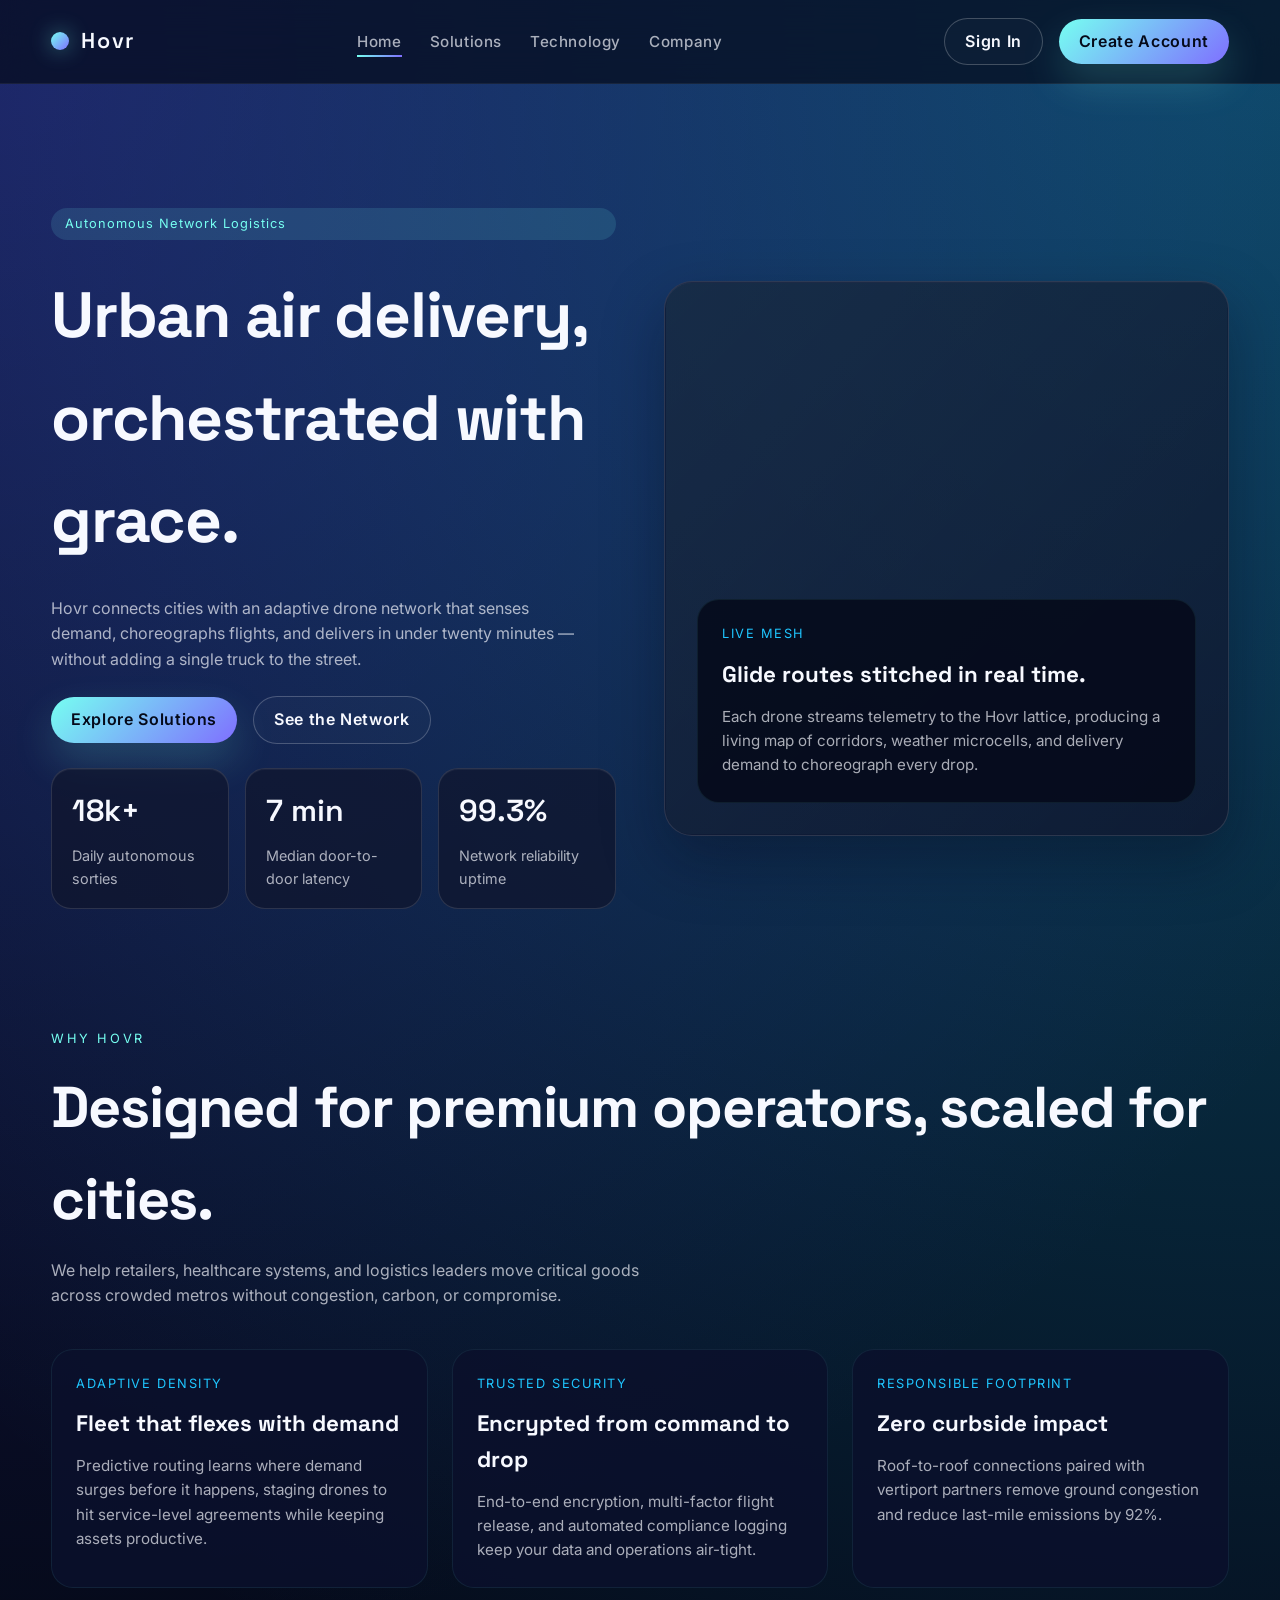
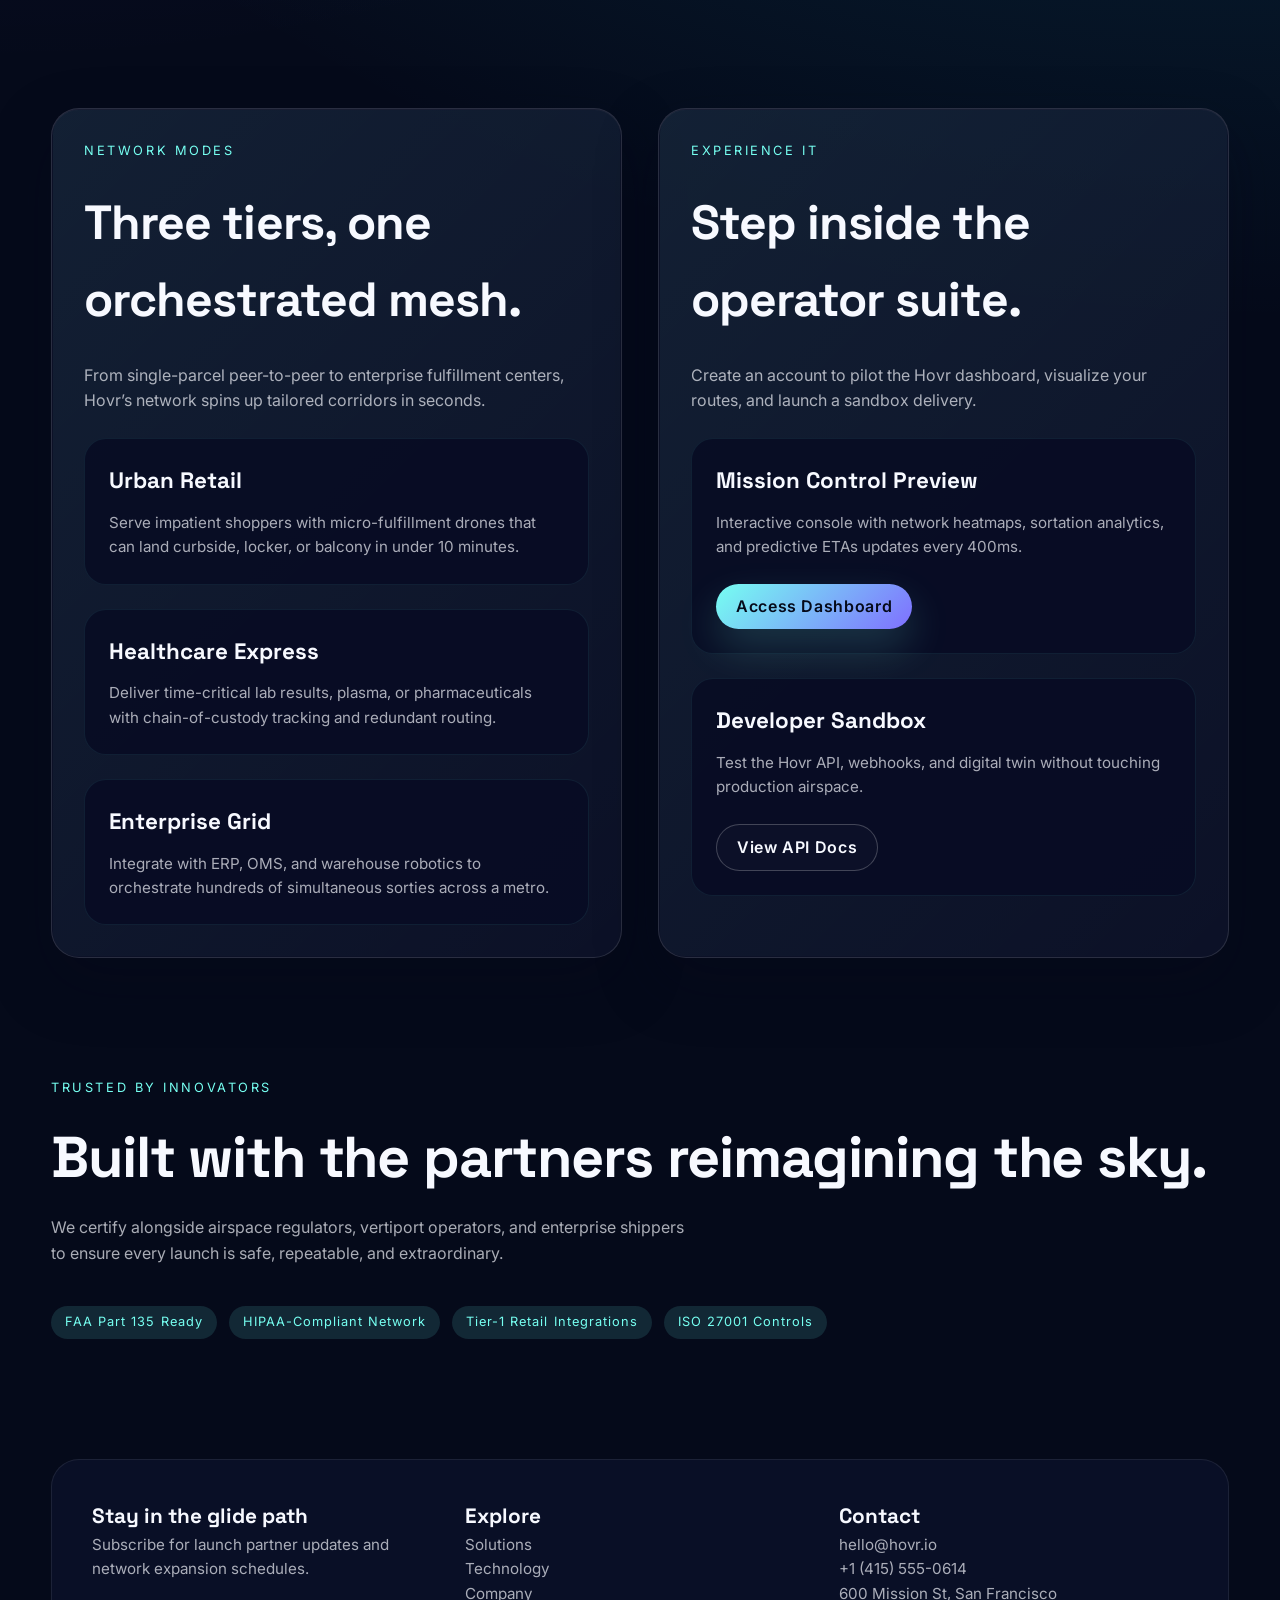
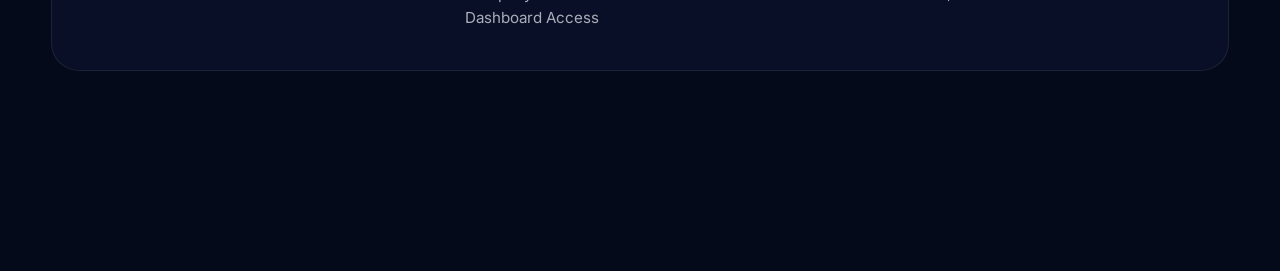
<file: index.html>
<!DOCTYPE html>
<html lang="en">
<head>
    <meta charset="UTF-8">
    <meta name="viewport" content="width=device-width, initial-scale=1.0">
    <title>Hovr — Autonomous Aerial Logistics</title>
    <link rel="preconnect" href="https://fonts.googleapis.com">
    <link rel="preconnect" href="https://fonts.gstatic.com" crossorigin>
    <link href="https://fonts.googleapis.com/css2?family=Inter:wght@400;500;600;700&family=Space+Grotesk:wght@500;600;700&display=swap" rel="stylesheet">
    <link rel="stylesheet" href="styles.css">
</head>
<body>
    <header>
        <div class="navbar">
            <a class="brand" href="index.html">Hovr</a>
            <nav>
                <ul class="nav-links">
                    <li><a class="active" href="index.html">Home</a></li>
                    <li><a href="solutions.html">Solutions</a></li>
                    <li><a href="technology.html">Technology</a></li>
                    <li><a href="company.html">Company</a></li>
                </ul>
            </nav>
            <div class="nav-actions">
                <a class="button button-ghost" href="auth.html">Sign In</a>
                <a class="button button-primary" href="auth.html">Create Account</a>
            </div>
        </div>
    </header>
    <main>
        <section class="section">
            <div class="hero">
                <div class="hero-copy">
                    <div class="badge">Autonomous Network Logistics</div>
                    <h1 class="hero-title">Urban air delivery, orchestrated with grace.</h1>
                    <p class="hero-subtitle">Hovr connects cities with an adaptive drone network that senses demand, choreographs flights, and delivers in under twenty minutes — without adding a single truck to the street.</p>
                    <div class="nav-actions">
                        <a class="button button-primary" href="solutions.html">Explore Solutions</a>
                        <a class="button button-ghost" href="technology.html">See the Network</a>
                    </div>
                    <div class="hero-metrics">
                        <div class="metric-card">
                            <span class="metric-value">18k+</span>
                            <span class="metric-label">Daily autonomous sorties</span>
                        </div>
                        <div class="metric-card">
                            <span class="metric-value">7 min</span>
                            <span class="metric-label">Median door-to-door latency</span>
                        </div>
                        <div class="metric-card">
                            <span class="metric-value">99.3%</span>
                            <span class="metric-label">Network reliability uptime</span>
                        </div>
                    </div>
                </div>
                <div class="glass-panel">
                    <div class="glass-panel-content">
                        <video autoplay muted loop playsinline poster="https://images.unsplash.com/photo-1516938028121-2503642fcdfc?auto=format&fit=crop&w=1400&q=80">
                            <source src="https://cdn.coverr.co/videos/coverr-hyperlapse-over-a-smart-city-1425738644?download=1" type="video/mp4">
                            Your browser does not support the video tag.
                        </video>
                        <div class="card" style="margin-top: 12px; background: rgba(5, 10, 26, 0.86);">
                            <span class="card-eyebrow">Live Mesh</span>
                            <h3 class="card-title">Glide routes stitched in real time.</h3>
                            <p class="card-copy">Each drone streams telemetry to the Hovr lattice, producing a living map of corridors, weather microcells, and delivery demand to choreograph every drop.</p>
                        </div>
                    </div>
                </div>
            </div>
        </section>

        <section class="section">
            <div class="section-header">
                <span class="section-eyebrow">Why Hovr</span>
                <h2 class="section-title">Designed for premium operators, scaled for cities.</h2>
                <p class="section-description">We help retailers, healthcare systems, and logistics leaders move critical goods across crowded metros without congestion, carbon, or compromise.</p>
            </div>
            <div class="card-grid">
                <article class="card">
                    <span class="card-eyebrow">Adaptive Density</span>
                    <h3 class="card-title">Fleet that flexes with demand</h3>
                    <p class="card-copy">Predictive routing learns where demand surges before it happens, staging drones to hit service-level agreements while keeping assets productive.</p>
                </article>
                <article class="card">
                    <span class="card-eyebrow">Trusted Security</span>
                    <h3 class="card-title">Encrypted from command to drop</h3>
                    <p class="card-copy">End-to-end encryption, multi-factor flight release, and automated compliance logging keep your data and operations air-tight.</p>
                </article>
                <article class="card">
                    <span class="card-eyebrow">Responsible Footprint</span>
                    <h3 class="card-title">Zero curbside impact</h3>
                    <p class="card-copy">Roof-to-roof connections paired with vertiport partners remove ground congestion and reduce last-mile emissions by 92%.</p>
                </article>
            </div>
        </section>

        <section class="section">
            <div class="two-column">
                <div class="glass-panel">
                    <div class="glass-panel-content">
                        <span class="section-eyebrow">Network Modes</span>
                        <h2 class="section-title" style="font-size: clamp(2rem, 4vw, 3rem);">Three tiers, one orchestrated mesh.</h2>
                        <p class="section-description">From single-parcel peer-to-peer to enterprise fulfillment centers, Hovr’s network spins up tailored corridors in seconds.</p>
                        <div class="card" style="background: rgba(8, 13, 36, 0.92);">
                            <h3 class="card-title">Urban Retail</h3>
                            <p class="card-copy">Serve impatient shoppers with micro-fulfillment drones that can land curbside, locker, or balcony in under 10 minutes.</p>
                        </div>
                        <div class="card" style="background: rgba(8, 13, 36, 0.92);">
                            <h3 class="card-title">Healthcare Express</h3>
                            <p class="card-copy">Deliver time-critical lab results, plasma, or pharmaceuticals with chain-of-custody tracking and redundant routing.</p>
                        </div>
                        <div class="card" style="background: rgba(8, 13, 36, 0.92);">
                            <h3 class="card-title">Enterprise Grid</h3>
                            <p class="card-copy">Integrate with ERP, OMS, and warehouse robotics to orchestrate hundreds of simultaneous sorties across a metro.</p>
                        </div>
                    </div>
                </div>
                <div class="glass-panel">
                    <div class="glass-panel-content">
                        <span class="section-eyebrow">Experience it</span>
                        <h2 class="section-title" style="font-size: clamp(2rem, 4vw, 3rem);">Step inside the operator suite.</h2>
                        <p class="section-description">Create an account to pilot the Hovr dashboard, visualize your routes, and launch a sandbox delivery.</p>
                        <div class="card" style="background: rgba(8, 13, 36, 0.92);">
                            <h3 class="card-title">Mission Control Preview</h3>
                            <p class="card-copy">Interactive console with network heatmaps, sortation analytics, and predictive ETAs updates every 400ms.</p>
                            <a class="button button-primary" style="margin-top: 12px; align-self: flex-start;" href="auth.html">Access Dashboard</a>
                        </div>
                        <div class="card" style="background: rgba(8, 13, 36, 0.92);">
                            <h3 class="card-title">Developer Sandbox</h3>
                            <p class="card-copy">Test the Hovr API, webhooks, and digital twin without touching production airspace.</p>
                            <a class="button button-ghost" style="margin-top: 12px; align-self: flex-start;" href="solutions.html#api">View API Docs</a>
                        </div>
                    </div>
                </div>
            </div>
        </section>

        <section class="section">
            <div class="section-header">
                <span class="section-eyebrow">Trusted by innovators</span>
                <h2 class="section-title">Built with the partners reimagining the sky.</h2>
                <p class="section-description">We certify alongside airspace regulators, vertiport operators, and enterprise shippers to ensure every launch is safe, repeatable, and extraordinary.</p>
            </div>
            <div class="badge-row">
                <span class="badge">FAA Part 135 Ready</span>
                <span class="badge">HIPAA-Compliant Network</span>
                <span class="badge">Tier-1 Retail Integrations</span>
                <span class="badge">ISO 27001 Controls</span>
            </div>
        </section>

        <footer class="footer">
            <div>
                <h4>Stay in the glide path</h4>
                <p>Subscribe for launch partner updates and network expansion schedules.</p>
            </div>
            <div>
                <h4>Explore</h4>
                <p><a href="solutions.html">Solutions</a></p>
                <p><a href="technology.html">Technology</a></p>
                <p><a href="company.html">Company</a></p>
                <p><a href="auth.html">Dashboard Access</a></p>
            </div>
            <div>
                <h4>Contact</h4>
                <p>hello@hovr.io</p>
                <p>+1 (415) 555-0614</p>
                <p>600 Mission St, San Francisco</p>
            </div>
        </footer>
    </main>
</body>
</html>
</file>
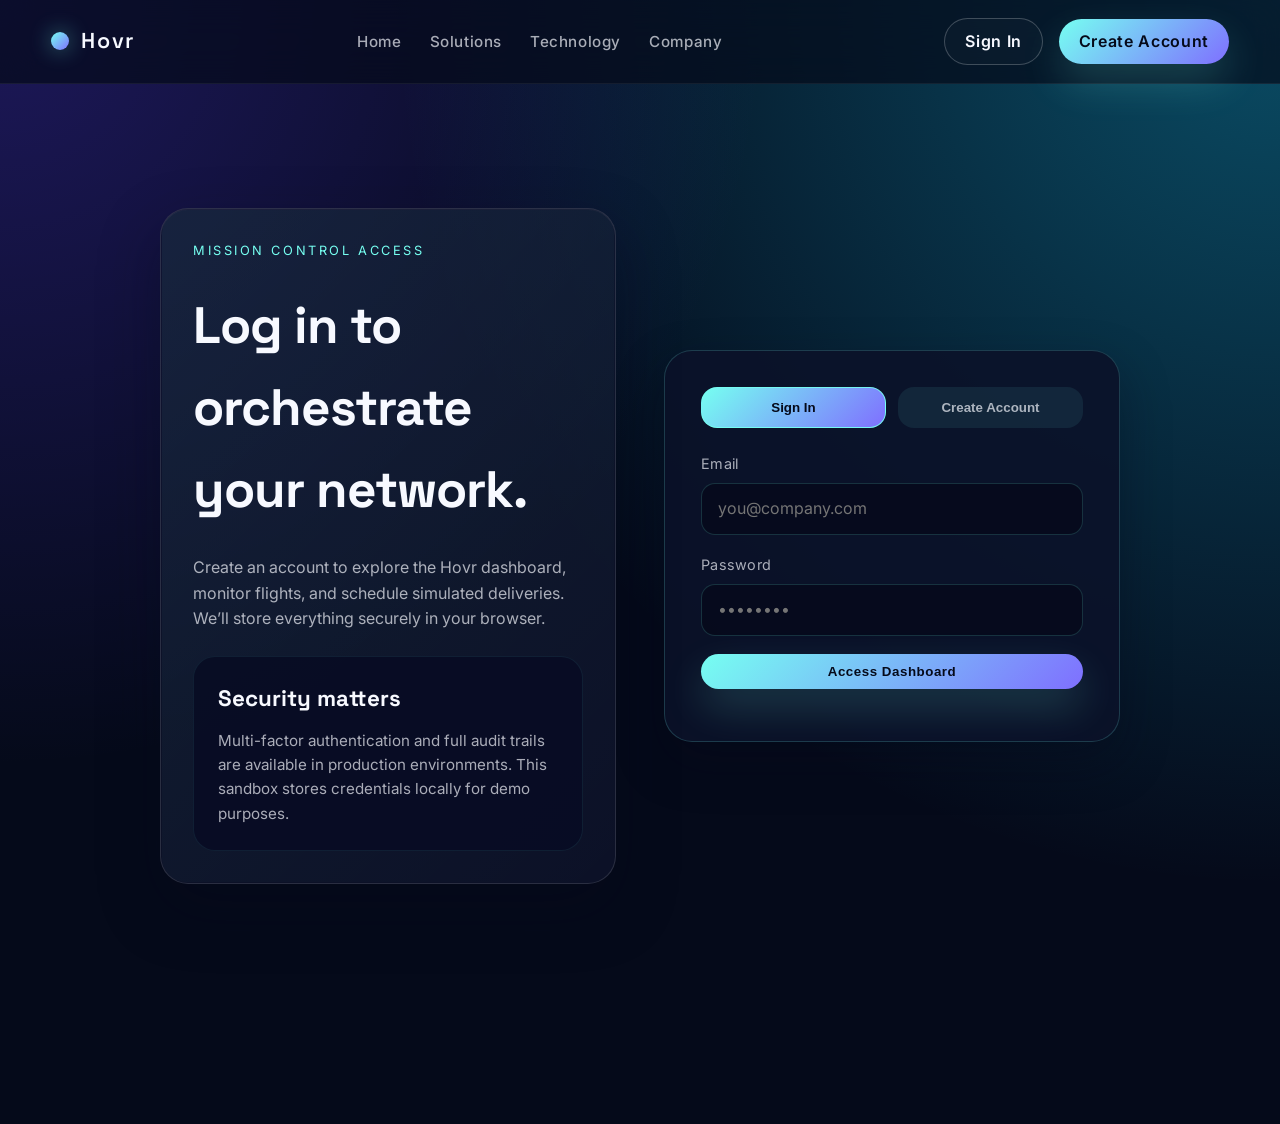
<file: auth.html>
<!DOCTYPE html>
<html lang="en">
<head>
    <meta charset="UTF-8">
    <meta name="viewport" content="width=device-width, initial-scale=1.0">
    <title>Hovr Access — Sign In</title>
    <link rel="preconnect" href="https://fonts.googleapis.com">
    <link rel="preconnect" href="https://fonts.gstatic.com" crossorigin>
    <link href="https://fonts.googleapis.com/css2?family=Inter:wght@400;500;600;700&family=Space+Grotesk:wght@500;600;700&display=swap" rel="stylesheet">
    <link rel="stylesheet" href="styles.css">
</head>
<body>
    <header>
        <div class="navbar">
            <a class="brand" href="index.html">Hovr</a>
            <nav>
                <ul class="nav-links">
                    <li><a href="index.html">Home</a></li>
                    <li><a href="solutions.html">Solutions</a></li>
                    <li><a href="technology.html">Technology</a></li>
                    <li><a href="company.html">Company</a></li>
                </ul>
            </nav>
            <div class="nav-actions">
                <a class="button button-ghost" href="auth.html">Sign In</a>
                <a class="button button-primary" href="auth.html">Create Account</a>
            </div>
        </div>
    </header>
    <main>
        <section class="section">
            <div class="auth-container">
                <div class="glass-panel">
                    <div class="glass-panel-content">
                        <span class="section-eyebrow">Mission Control Access</span>
                        <h1 class="section-title" style="font-size: clamp(2.2rem, 4vw, 3.4rem);">Log in to orchestrate your network.</h1>
                        <p class="section-description">Create an account to explore the Hovr dashboard, monitor flights, and schedule simulated deliveries. We’ll store everything securely in your browser.</p>
                        <div class="card" style="background: rgba(8, 13, 36, 0.92);">
                            <h3 class="card-title">Security matters</h3>
                            <p class="card-copy">Multi-factor authentication and full audit trails are available in production environments. This sandbox stores credentials locally for demo purposes.</p>
                        </div>
                    </div>
                </div>
                <div class="auth-card">
                    <div class="tabs">
                        <button class="tab-button active" data-tab="login">Sign In</button>
                        <button class="tab-button" data-tab="register">Create Account</button>
                    </div>
                    <form id="login-form" class="form-grid" autocomplete="off">
                        <div class="form-group">
                            <label for="login-email">Email</label>
                            <input type="email" id="login-email" required placeholder="you@company.com">
                        </div>
                        <div class="form-group">
                            <label for="login-password">Password</label>
                            <input type="password" id="login-password" required placeholder="••••••••">
                        </div>
                        <button type="submit" class="button button-primary">Access Dashboard</button>
                    </form>
                    <form id="register-form" class="form-grid" style="display: none;" autocomplete="off">
                        <div class="form-grid two">
                            <div class="form-group">
                                <label for="register-name">Full name</label>
                                <input type="text" id="register-name" required placeholder="Alex Taylor">
                            </div>
                            <div class="form-group">
                                <label for="register-company">Company</label>
                                <input type="text" id="register-company" placeholder="Optional">
                            </div>
                        </div>
                        <div class="form-group">
                            <label for="register-email">Email</label>
                            <input type="email" id="register-email" required placeholder="you@company.com">
                        </div>
                        <div class="form-group">
                            <label for="register-password">Password</label>
                            <input type="password" id="register-password" required placeholder="Create a password">
                        </div>
                        <button type="submit" class="button button-primary">Create Account</button>
                    </form>
                    <p class="notice" id="auth-feedback"></p>
                </div>
            </div>
        </section>
    </main>
    <script>
        const tabs = document.querySelectorAll('.tab-button');
        const loginForm = document.getElementById('login-form');
        const registerForm = document.getElementById('register-form');
        const feedback = document.getElementById('auth-feedback');
        const USERS_KEY = 'hovrUsers';
        const SESSION_KEY = 'hovrSession';

        const loadUsers = () => JSON.parse(localStorage.getItem(USERS_KEY) || '[]');
        const saveUsers = (users) => localStorage.setItem(USERS_KEY, JSON.stringify(users));
        const setSession = (session) => localStorage.setItem(SESSION_KEY, JSON.stringify(session));

        tabs.forEach((tab) => {
            tab.addEventListener('click', () => {
                tabs.forEach((btn) => btn.classList.remove('active'));
                tab.classList.add('active');
                if (tab.dataset.tab === 'login') {
                    loginForm.style.display = 'grid';
                    registerForm.style.display = 'none';
                    feedback.textContent = '';
                } else {
                    loginForm.style.display = 'none';
                    registerForm.style.display = 'grid';
                    feedback.textContent = '';
                }
            });
        });

        loginForm.addEventListener('submit', (event) => {
            event.preventDefault();
            const email = document.getElementById('login-email').value.trim().toLowerCase();
            const password = document.getElementById('login-password').value;
            const users = loadUsers();
            const user = users.find((u) => u.email === email && u.password === password);

            if (!user) {
                feedback.textContent = 'We could not verify those credentials. Try again or create an account.';
                return;
            }

            setSession({ email: user.email, name: user.name || user.email.split('@')[0], company: user.company || '' });
            window.location.href = 'dashboard.html';
        });

        registerForm.addEventListener('submit', (event) => {
            event.preventDefault();
            const name = document.getElementById('register-name').value.trim();
            const company = document.getElementById('register-company').value.trim();
            const email = document.getElementById('register-email').value.trim().toLowerCase();
            const password = document.getElementById('register-password').value;

            if (password.length < 8) {
                feedback.textContent = 'Please choose a password with at least 8 characters.';
                return;
            }

            const users = loadUsers();
            if (users.some((u) => u.email === email)) {
                feedback.textContent = 'An account with that email already exists. Try signing in.';
                return;
            }

            users.push({ name, company, email, password });
            saveUsers(users);
            setSession({ email, name: name || email.split('@')[0], company });
            feedback.textContent = 'Account created. Redirecting to your dashboard...';
            setTimeout(() => {
                window.location.href = 'dashboard.html';
            }, 600);
        });
    </script>
</body>
</html>
</file>
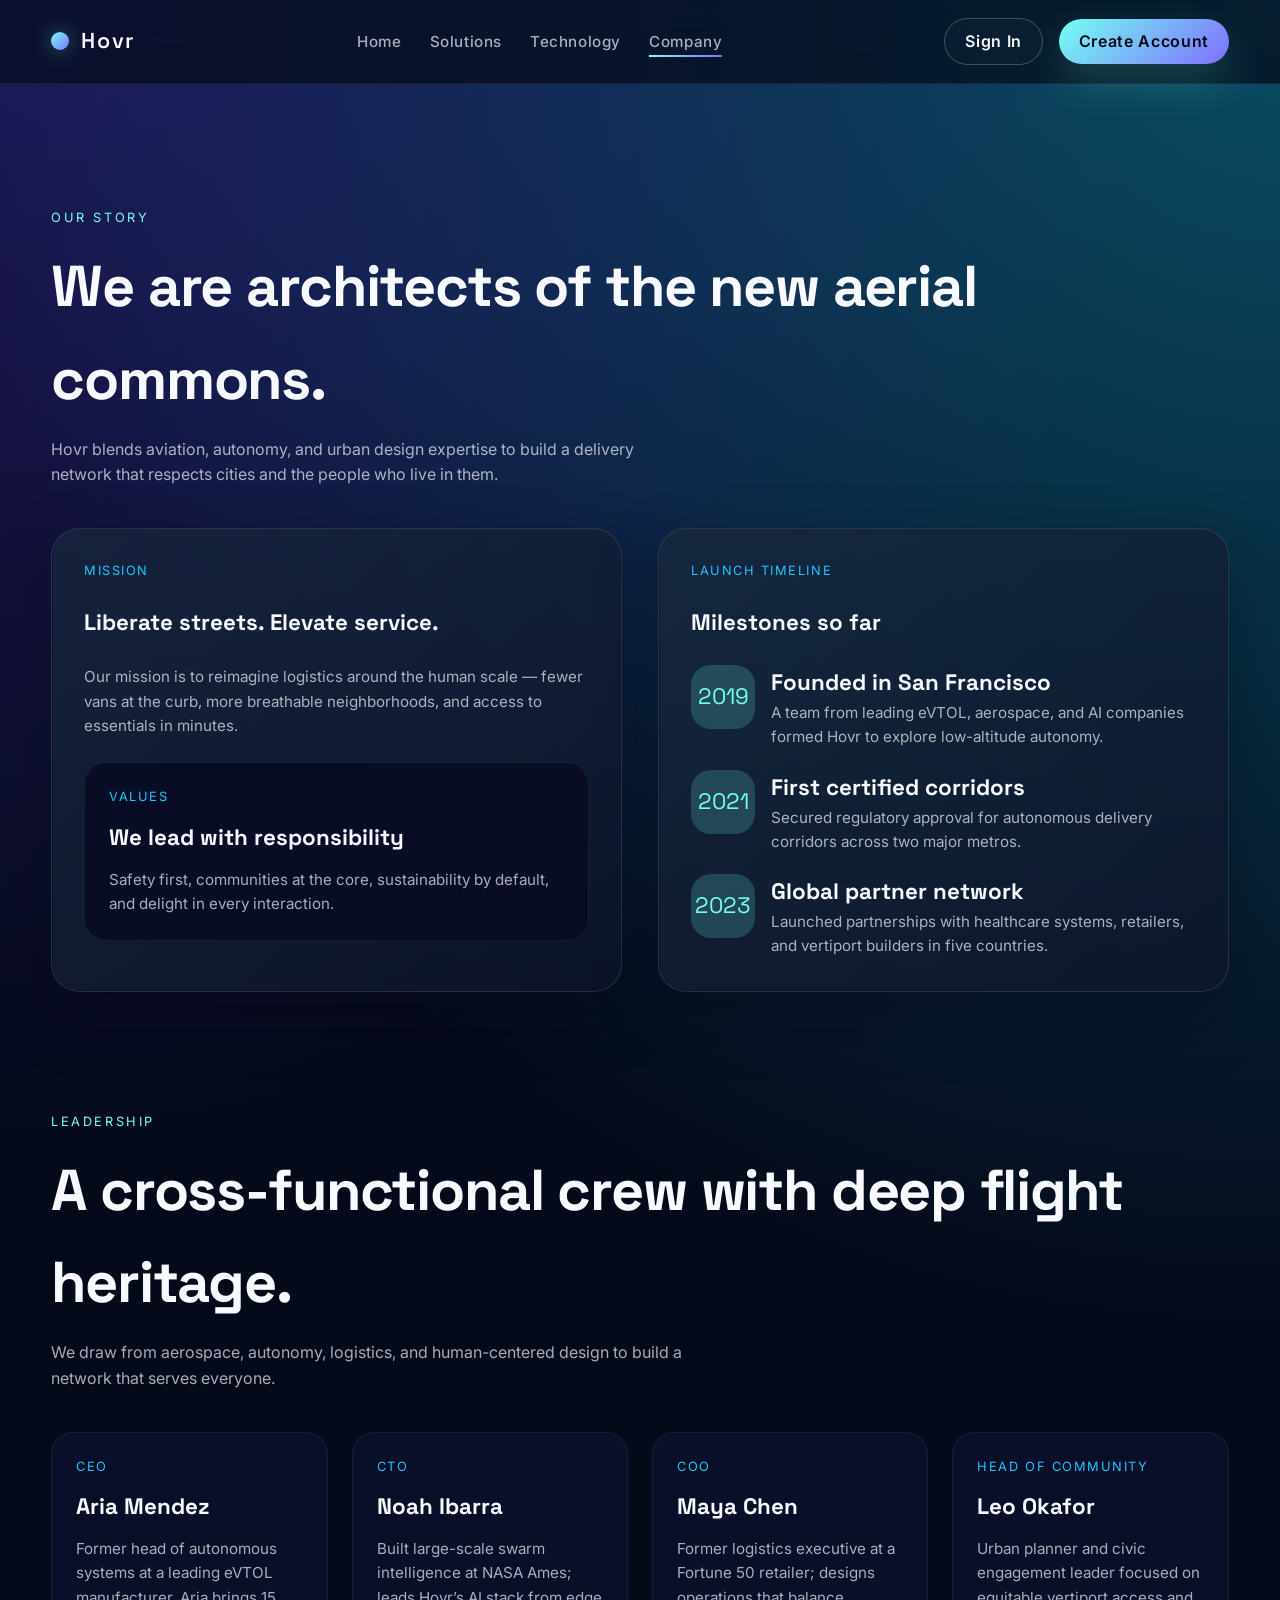
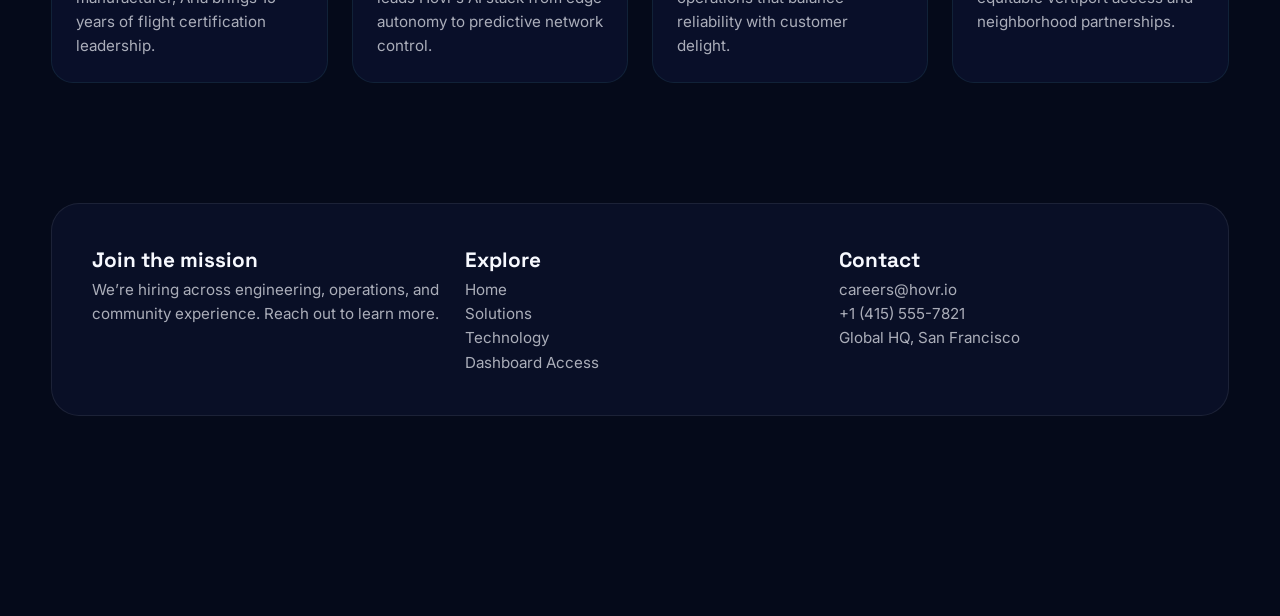
<file: company.html>
<!DOCTYPE html>
<html lang="en">
<head>
    <meta charset="UTF-8">
    <meta name="viewport" content="width=device-width, initial-scale=1.0">
    <title>Hovr Company — Building the Future of Flight</title>
    <link rel="preconnect" href="https://fonts.googleapis.com">
    <link rel="preconnect" href="https://fonts.gstatic.com" crossorigin>
    <link href="https://fonts.googleapis.com/css2?family=Inter:wght@400;500;600;700&family=Space+Grotesk:wght@500;600;700&display=swap" rel="stylesheet">
    <link rel="stylesheet" href="styles.css">
</head>
<body>
    <header>
        <div class="navbar">
            <a class="brand" href="index.html">Hovr</a>
            <nav>
                <ul class="nav-links">
                    <li><a href="index.html">Home</a></li>
                    <li><a href="solutions.html">Solutions</a></li>
                    <li><a href="technology.html">Technology</a></li>
                    <li><a class="active" href="company.html">Company</a></li>
                </ul>
            </nav>
            <div class="nav-actions">
                <a class="button button-ghost" href="auth.html">Sign In</a>
                <a class="button button-primary" href="auth.html">Create Account</a>
            </div>
        </div>
    </header>
    <main>
        <section class="section">
            <div class="section-header">
                <span class="section-eyebrow">Our Story</span>
                <h1 class="section-title">We are architects of the new aerial commons.</h1>
                <p class="section-description">Hovr blends aviation, autonomy, and urban design expertise to build a delivery network that respects cities and the people who live in them.</p>
            </div>
            <div class="two-column">
                <div class="glass-panel">
                    <div class="glass-panel-content">
                        <span class="card-eyebrow">Mission</span>
                        <h3 class="card-title">Liberate streets. Elevate service.</h3>
                        <p class="card-copy">Our mission is to reimagine logistics around the human scale — fewer vans at the curb, more breathable neighborhoods, and access to essentials in minutes.</p>
                        <div class="card" style="background: rgba(8, 13, 36, 0.92);">
                            <span class="card-eyebrow">Values</span>
                            <h3 class="card-title">We lead with responsibility</h3>
                            <p class="card-copy">Safety first, communities at the core, sustainability by default, and delight in every interaction.</p>
                        </div>
                    </div>
                </div>
                <div class="glass-panel">
                    <div class="glass-panel-content">
                        <span class="card-eyebrow">Launch timeline</span>
                        <h3 class="card-title">Milestones so far</h3>
                        <ul class="timeline">
                            <li class="timeline-item">
                                <span class="timeline-marker">2019</span>
                                <div>
                                    <h4 class="card-title">Founded in San Francisco</h4>
                                    <p class="card-copy">A team from leading eVTOL, aerospace, and AI companies formed Hovr to explore low-altitude autonomy.</p>
                                </div>
                            </li>
                            <li class="timeline-item">
                                <span class="timeline-marker">2021</span>
                                <div>
                                    <h4 class="card-title">First certified corridors</h4>
                                    <p class="card-copy">Secured regulatory approval for autonomous delivery corridors across two major metros.</p>
                                </div>
                            </li>
                            <li class="timeline-item">
                                <span class="timeline-marker">2023</span>
                                <div>
                                    <h4 class="card-title">Global partner network</h4>
                                    <p class="card-copy">Launched partnerships with healthcare systems, retailers, and vertiport builders in five countries.</p>
                                </div>
                            </li>
                        </ul>
                    </div>
                </div>
            </div>
        </section>

        <section class="section">
            <div class="section-header">
                <span class="section-eyebrow">Leadership</span>
                <h2 class="section-title">A cross-functional crew with deep flight heritage.</h2>
                <p class="section-description">We draw from aerospace, autonomy, logistics, and human-centered design to build a network that serves everyone.</p>
            </div>
            <div class="card-grid">
                <article class="card">
                    <span class="card-eyebrow">CEO</span>
                    <h3 class="card-title">Aria Mendez</h3>
                    <p class="card-copy">Former head of autonomous systems at a leading eVTOL manufacturer, Aria brings 15 years of flight certification leadership.</p>
                </article>
                <article class="card">
                    <span class="card-eyebrow">CTO</span>
                    <h3 class="card-title">Noah Ibarra</h3>
                    <p class="card-copy">Built large-scale swarm intelligence at NASA Ames; leads Hovr’s AI stack from edge autonomy to predictive network control.</p>
                </article>
                <article class="card">
                    <span class="card-eyebrow">COO</span>
                    <h3 class="card-title">Maya Chen</h3>
                    <p class="card-copy">Former logistics executive at a Fortune 50 retailer; designs operations that balance reliability with customer delight.</p>
                </article>
                <article class="card">
                    <span class="card-eyebrow">Head of Community</span>
                    <h3 class="card-title">Leo Okafor</h3>
                    <p class="card-copy">Urban planner and civic engagement leader focused on equitable vertiport access and neighborhood partnerships.</p>
                </article>
            </div>
        </section>

        <footer class="footer">
            <div>
                <h4>Join the mission</h4>
                <p>We’re hiring across engineering, operations, and community experience. Reach out to learn more.</p>
            </div>
            <div>
                <h4>Explore</h4>
                <p><a href="index.html">Home</a></p>
                <p><a href="solutions.html">Solutions</a></p>
                <p><a href="technology.html">Technology</a></p>
                <p><a href="auth.html">Dashboard Access</a></p>
            </div>
            <div>
                <h4>Contact</h4>
                <p>careers@hovr.io</p>
                <p>+1 (415) 555-7821</p>
                <p>Global HQ, San Francisco</p>
            </div>
        </footer>
    </main>
</body>
</html>
</file>
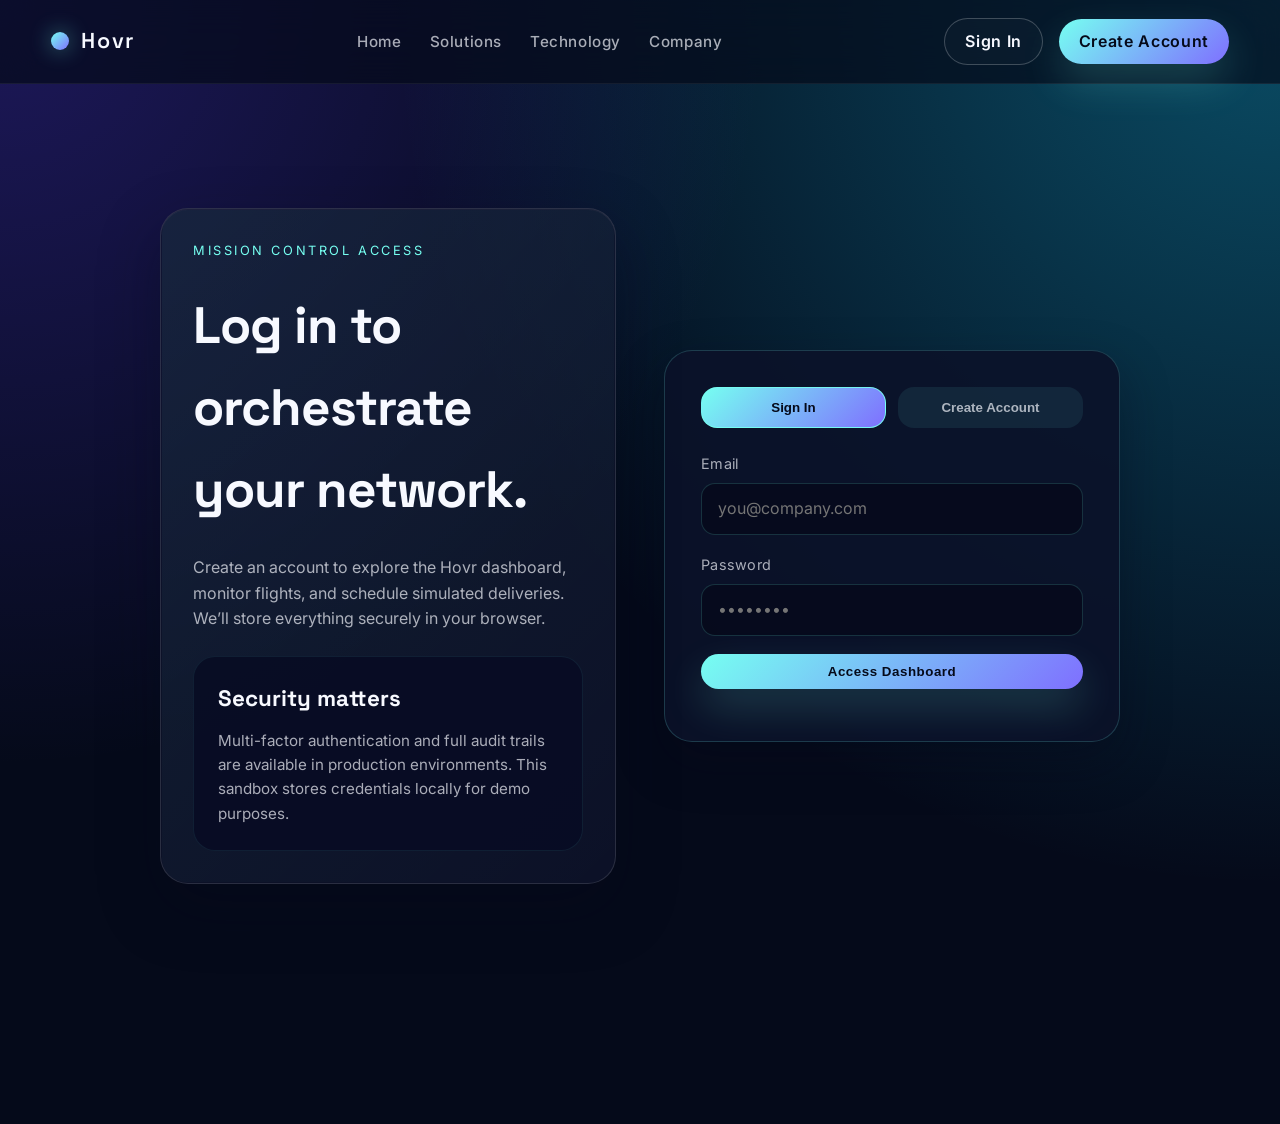
<file: dashboard.html>
<!DOCTYPE html>
<html lang="en">
<head>
    <meta charset="UTF-8">
    <meta name="viewport" content="width=device-width, initial-scale=1.0">
    <title>Hovr Dashboard</title>
    <link rel="preconnect" href="https://fonts.googleapis.com">
    <link rel="preconnect" href="https://fonts.gstatic.com" crossorigin>
    <link href="https://fonts.googleapis.com/css2?family=Inter:wght@400;500;600;700&family=Space+Grotesk:wght@500;600;700&display=swap" rel="stylesheet">
    <link rel="stylesheet" href="styles.css">
</head>
<body>
    <header>
        <div class="navbar">
            <a class="brand" href="index.html">Hovr</a>
            <nav>
                <ul class="nav-links">
                    <li><a href="index.html">Home</a></li>
                    <li><a href="solutions.html">Solutions</a></li>
                    <li><a href="technology.html">Technology</a></li>
                    <li><a href="company.html">Company</a></li>
                </ul>
            </nav>
            <div class="nav-actions">
                <button id="logout" class="button button-ghost">Log out</button>
            </div>
        </div>
    </header>
    <main>
        <section class="section" style="margin-bottom: 60px;">
            <div class="dashboard-wrapper">
                <aside class="dashboard-sidebar">
                    <div>
                        <span class="card-eyebrow">Welcome</span>
                        <h2 class="card-title" id="user-name">Operator</h2>
                        <p class="card-copy" id="user-company">Hovr Sandbox</p>
                    </div>
                    <div class="dashboard-nav">
                        <button class="active" data-tab="overview">Overview</button>
                        <button data-tab="missions">Missions</button>
                        <button data-tab="schedule">Schedule</button>
                        <button data-tab="settings">Settings</button>
                    </div>
                </aside>
                <div class="dashboard-content" id="dashboard-content"></div>
            </div>
        </section>
    </main>
    <script src="dashboard.js"></script>
</body>
</html>
</file>
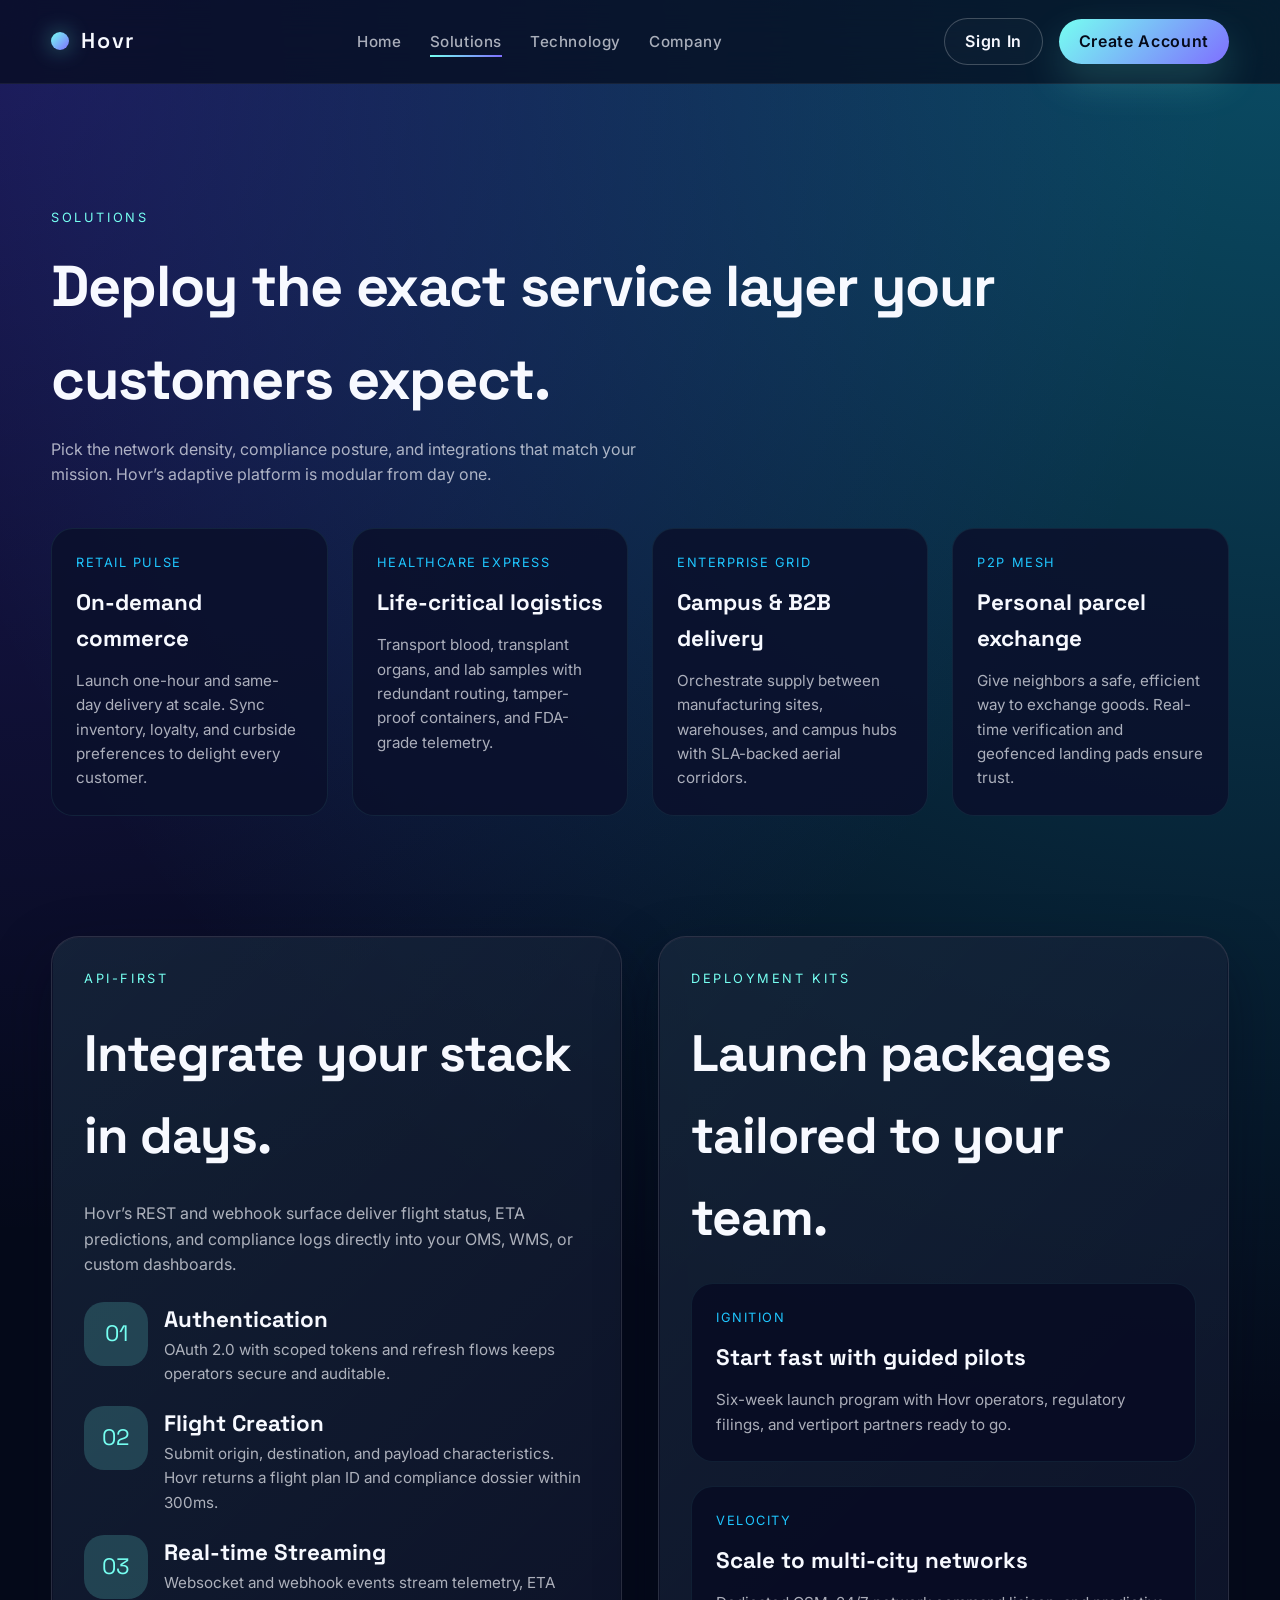
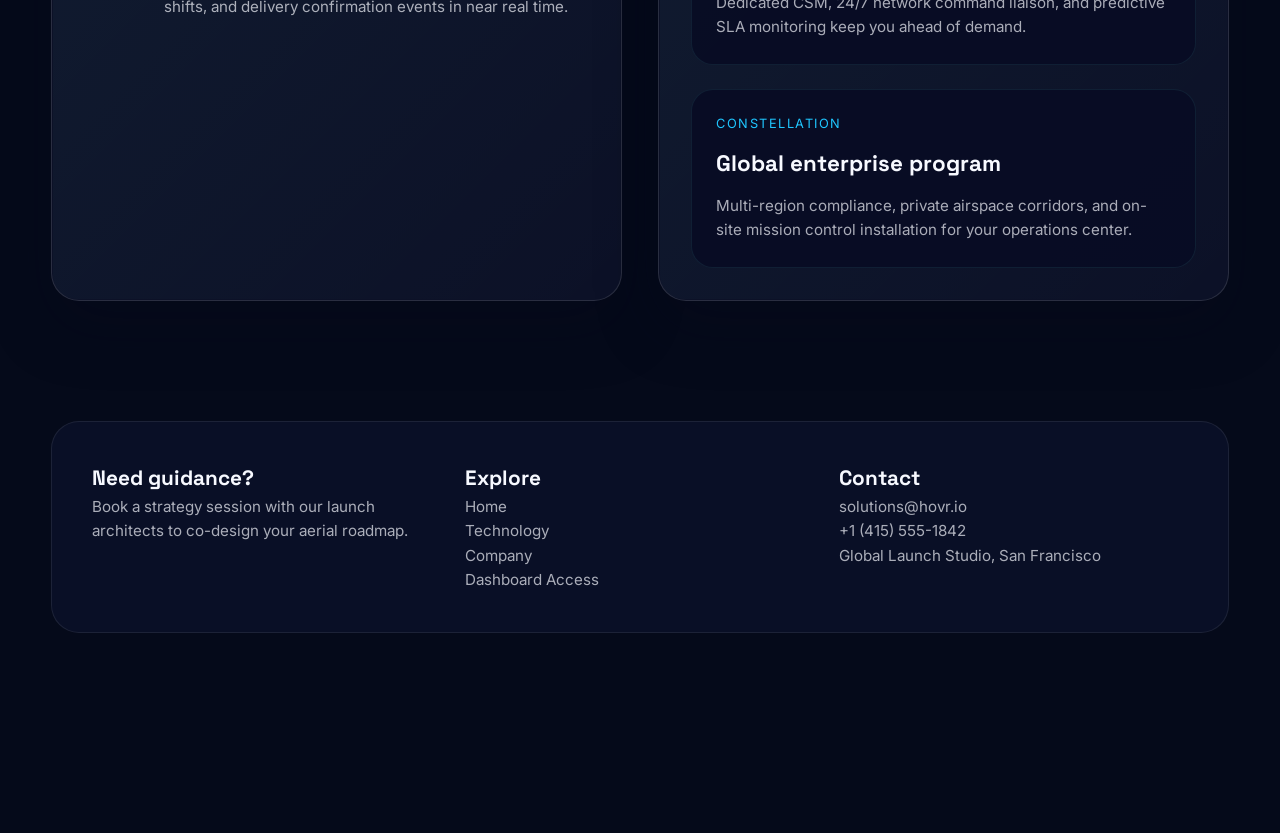
<file: solutions.html>
<!DOCTYPE html>
<html lang="en">
<head>
    <meta charset="UTF-8">
    <meta name="viewport" content="width=device-width, initial-scale=1.0">
    <title>Hovr Solutions — Tailored Autonomous Delivery</title>
    <link rel="preconnect" href="https://fonts.googleapis.com">
    <link rel="preconnect" href="https://fonts.gstatic.com" crossorigin>
    <link href="https://fonts.googleapis.com/css2?family=Inter:wght@400;500;600;700&family=Space+Grotesk:wght@500;600;700&display=swap" rel="stylesheet">
    <link rel="stylesheet" href="styles.css">
</head>
<body>
    <header>
        <div class="navbar">
            <a class="brand" href="index.html">Hovr</a>
            <nav>
                <ul class="nav-links">
                    <li><a href="index.html">Home</a></li>
                    <li><a class="active" href="solutions.html">Solutions</a></li>
                    <li><a href="technology.html">Technology</a></li>
                    <li><a href="company.html">Company</a></li>
                </ul>
            </nav>
            <div class="nav-actions">
                <a class="button button-ghost" href="auth.html">Sign In</a>
                <a class="button button-primary" href="auth.html">Create Account</a>
            </div>
        </div>
    </header>
    <main>
        <section class="section">
            <div class="section-header">
                <span class="section-eyebrow">Solutions</span>
                <h1 class="section-title">Deploy the exact service layer your customers expect.</h1>
                <p class="section-description">Pick the network density, compliance posture, and integrations that match your mission. Hovr’s adaptive platform is modular from day one.</p>
            </div>
            <div class="card-grid">
                <article class="card">
                    <span class="card-eyebrow">Retail Pulse</span>
                    <h3 class="card-title">On-demand commerce</h3>
                    <p class="card-copy">Launch one-hour and same-day delivery at scale. Sync inventory, loyalty, and curbside preferences to delight every customer.</p>
                </article>
                <article class="card">
                    <span class="card-eyebrow">Healthcare Express</span>
                    <h3 class="card-title">Life-critical logistics</h3>
                    <p class="card-copy">Transport blood, transplant organs, and lab samples with redundant routing, tamper-proof containers, and FDA-grade telemetry.</p>
                </article>
                <article class="card">
                    <span class="card-eyebrow">Enterprise Grid</span>
                    <h3 class="card-title">Campus & B2B delivery</h3>
                    <p class="card-copy">Orchestrate supply between manufacturing sites, warehouses, and campus hubs with SLA-backed aerial corridors.</p>
                </article>
                <article class="card">
                    <span class="card-eyebrow">P2P Mesh</span>
                    <h3 class="card-title">Personal parcel exchange</h3>
                    <p class="card-copy">Give neighbors a safe, efficient way to exchange goods. Real-time verification and geofenced landing pads ensure trust.</p>
                </article>
            </div>
        </section>

        <section id="api" class="section">
            <div class="two-column">
                <div class="glass-panel">
                    <div class="glass-panel-content">
                        <span class="section-eyebrow">API-first</span>
                        <h2 class="section-title" style="font-size: clamp(2.2rem, 4vw, 3.2rem);">Integrate your stack in days.</h2>
                        <p class="section-description">Hovr’s REST and webhook surface deliver flight status, ETA predictions, and compliance logs directly into your OMS, WMS, or custom dashboards.</p>
                        <ul class="timeline">
                            <li class="timeline-item">
                                <span class="timeline-marker">01</span>
                                <div>
                                    <h3 class="card-title">Authentication</h3>
                                    <p class="card-copy">OAuth 2.0 with scoped tokens and refresh flows keeps operators secure and auditable.</p>
                                </div>
                            </li>
                            <li class="timeline-item">
                                <span class="timeline-marker">02</span>
                                <div>
                                    <h3 class="card-title">Flight Creation</h3>
                                    <p class="card-copy">Submit origin, destination, and payload characteristics. Hovr returns a flight plan ID and compliance dossier within 300ms.</p>
                                </div>
                            </li>
                            <li class="timeline-item">
                                <span class="timeline-marker">03</span>
                                <div>
                                    <h3 class="card-title">Real-time Streaming</h3>
                                    <p class="card-copy">Websocket and webhook events stream telemetry, ETA shifts, and delivery confirmation events in near real time.</p>
                                </div>
                            </li>
                        </ul>
                    </div>
                </div>
                <div class="glass-panel">
                    <div class="glass-panel-content">
                        <span class="section-eyebrow">Deployment kits</span>
                        <h2 class="section-title" style="font-size: clamp(2.2rem, 4vw, 3.2rem);">Launch packages tailored to your team.</h2>
                        <div class="card" style="background: rgba(8, 13, 36, 0.92);">
                            <span class="card-eyebrow">Ignition</span>
                            <h3 class="card-title">Start fast with guided pilots</h3>
                            <p class="card-copy">Six-week launch program with Hovr operators, regulatory filings, and vertiport partners ready to go.</p>
                        </div>
                        <div class="card" style="background: rgba(8, 13, 36, 0.92);">
                            <span class="card-eyebrow">Velocity</span>
                            <h3 class="card-title">Scale to multi-city networks</h3>
                            <p class="card-copy">Dedicated CSM, 24/7 network command liaison, and predictive SLA monitoring keep you ahead of demand.</p>
                        </div>
                        <div class="card" style="background: rgba(8, 13, 36, 0.92);">
                            <span class="card-eyebrow">Constellation</span>
                            <h3 class="card-title">Global enterprise program</h3>
                            <p class="card-copy">Multi-region compliance, private airspace corridors, and on-site mission control installation for your operations center.</p>
                        </div>
                    </div>
                </div>
            </div>
        </section>

        <footer class="footer">
            <div>
                <h4>Need guidance?</h4>
                <p>Book a strategy session with our launch architects to co-design your aerial roadmap.</p>
            </div>
            <div>
                <h4>Explore</h4>
                <p><a href="index.html">Home</a></p>
                <p><a href="technology.html">Technology</a></p>
                <p><a href="company.html">Company</a></p>
                <p><a href="auth.html">Dashboard Access</a></p>
            </div>
            <div>
                <h4>Contact</h4>
                <p>solutions@hovr.io</p>
                <p>+1 (415) 555-1842</p>
                <p>Global Launch Studio, San Francisco</p>
            </div>
        </footer>
    </main>
</body>
</html>
</file>
<file: styles.css>
:root {
    --page-background: radial-gradient(circle at 0% 0%, rgba(91, 60, 255, 0.28) 0%, rgba(5, 10, 26, 0) 45%),
        radial-gradient(circle at 100% 0%, rgba(19, 201, 241, 0.35) 0%, rgba(5, 10, 26, 0) 52%),
        #050a1a;
    --glass-surface: rgba(16, 22, 45, 0.72);
    --glass-highlight: rgba(255, 255, 255, 0.05);
    --glass-border: rgba(255, 255, 255, 0.12);
    --accent-primary: #76fff1;
    --accent-secondary: #7f6fff;
    --accent-tertiary: #1fc6ff;
    --text-primary: #f7f9ff;
    --text-muted: rgba(247, 249, 255, 0.68);
    --nav-height: 84px;
    --transition: 220ms ease;
    color-scheme: dark;
}

* {
    margin: 0;
    padding: 0;
    box-sizing: border-box;
}

body {
    font-family: 'Inter', 'Segoe UI', sans-serif;
    background: var(--page-background);
    color: var(--text-primary);
    line-height: 1.6;
    min-height: 100vh;
}

img, video {
    display: block;
    max-width: 100%;
    border-radius: 18px;
}

a {
    color: inherit;
    text-decoration: none;
}

header {
    position: sticky;
    top: 0;
    z-index: 50;
    height: var(--nav-height);
    background: rgba(5, 10, 26, 0.7);
    backdrop-filter: blur(18px);
    border-bottom: 1px solid rgba(255, 255, 255, 0.06);
}

.navbar {
    width: min(1200px, 92vw);
    margin: 0 auto;
    height: 100%;
    display: flex;
    align-items: center;
    justify-content: space-between;
    gap: 32px;
}

.brand {
    display: flex;
    align-items: center;
    gap: 12px;
    font-family: 'Space Grotesk', sans-serif;
    font-size: 1.35rem;
    font-weight: 600;
    letter-spacing: 0.08em;
}

.brand::before {
    content: '';
    width: 18px;
    height: 18px;
    border-radius: 999px;
    background: linear-gradient(135deg, var(--accent-primary), var(--accent-secondary));
    box-shadow: 0 0 22px rgba(118, 255, 241, 0.45);
}

.nav-links {
    display: flex;
    align-items: center;
    gap: 28px;
    list-style: none;
    font-weight: 500;
}

.nav-links a {
    position: relative;
    color: var(--text-muted);
    letter-spacing: 0.04em;
    font-size: 0.95rem;
    transition: color var(--transition);
    padding-bottom: 6px;
}

.nav-links a::after {
    content: '';
    position: absolute;
    left: 0;
    bottom: 0;
    width: 100%;
    height: 2px;
    transform: scaleX(0);
    transform-origin: left;
    background: linear-gradient(90deg, var(--accent-primary), var(--accent-secondary));
    transition: transform var(--transition);
}

.nav-links a:hover,
.nav-links a:focus-visible {
    color: var(--text-primary);
}

.nav-links a:hover::after,
.nav-links a:focus-visible::after,
.nav-links a.active::after {
    transform: scaleX(1);
}

.nav-actions {
    display: flex;
    align-items: center;
    gap: 16px;
}

.button {
    display: inline-flex;
    align-items: center;
    justify-content: center;
    padding: 10px 20px;
    border-radius: 999px;
    font-weight: 600;
    letter-spacing: 0.04em;
    transition: transform var(--transition), box-shadow var(--transition), background var(--transition);
    cursor: pointer;
}

.button-ghost {
    border: 1px solid rgba(255, 255, 255, 0.22);
    color: var(--text-primary);
    background: rgba(255, 255, 255, 0.02);
}

.button-ghost:hover {
    background: rgba(255, 255, 255, 0.08);
    box-shadow: 0 0 28px rgba(118, 255, 241, 0.12);
}

.button-primary {
    border: none;
    color: #050a1a;
    background: linear-gradient(135deg, var(--accent-primary), var(--accent-secondary));
    box-shadow: 0 18px 40px rgba(118, 255, 241, 0.18);
}

.button-primary:hover {
    transform: translateY(-2px);
    box-shadow: 0 20px 48px rgba(118, 255, 241, 0.28);
}

main {
    padding-top: calc(var(--nav-height) + 40px);
    padding-bottom: 120px;
}

.section {
    width: min(1200px, 92vw);
    margin: 0 auto 120px auto;
}

.section-header {
    display: flex;
    flex-direction: column;
    gap: 12px;
    margin-bottom: 40px;
}

.section-eyebrow {
    text-transform: uppercase;
    letter-spacing: 0.2em;
    font-size: 0.8rem;
    color: var(--accent-primary);
}

.section-title {
    font-family: 'Space Grotesk', sans-serif;
    font-size: clamp(2.5rem, 5vw, 3.6rem);
    letter-spacing: -0.02em;
}

.section-description {
    max-width: 640px;
    color: var(--text-muted);
}

.hero {
    display: grid;
    grid-template-columns: repeat(auto-fit, minmax(320px, 1fr));
    gap: 48px;
    align-items: center;
}

.hero-copy {
    display: flex;
    flex-direction: column;
    gap: 24px;
}

.hero-title {
    font-family: 'Space Grotesk', sans-serif;
    font-size: clamp(2.8rem, 5vw, 4rem);
    letter-spacing: -0.02em;
}

.hero-subtitle {
    color: var(--text-muted);
    max-width: 540px;
}

.hero-metrics {
    display: grid;
    grid-template-columns: repeat(auto-fit, minmax(160px, 1fr));
    gap: 16px;
}

.metric-card {
    padding: 18px 20px;
    background: var(--glass-surface);
    border: 1px solid var(--glass-border);
    border-radius: 20px;
    box-shadow: inset 0 1px 0 var(--glass-highlight);
    display: flex;
    flex-direction: column;
    gap: 8px;
}

.metric-value {
    font-size: 1.9rem;
    font-weight: 600;
    font-family: 'Space Grotesk', sans-serif;
}

.metric-label {
    color: var(--text-muted);
    font-size: 0.9rem;
}

.glass-panel {
    position: relative;
    padding: 32px;
    background: var(--glass-surface);
    border-radius: 28px;
    border: 1px solid var(--glass-border);
    box-shadow: inset 0 1px 0 var(--glass-highlight), 0 24px 60px rgba(5, 10, 26, 0.35);
    overflow: hidden;
}

.glass-panel::before {
    content: '';
    position: absolute;
    inset: 1px;
    border-radius: 24px;
    background: linear-gradient(135deg, rgba(118, 255, 241, 0.08), transparent);
    opacity: 0.8;
    pointer-events: none;
}

.glass-panel-content {
    position: relative;
    z-index: 1;
    display: flex;
    flex-direction: column;
    gap: 24px;
}

.card-grid {
    display: grid;
    gap: 24px;
    grid-template-columns: repeat(auto-fit, minmax(240px, 1fr));
}

.card {
    padding: 24px;
    background: rgba(11, 17, 44, 0.88);
    border: 1px solid rgba(118, 255, 241, 0.08);
    border-radius: 22px;
    display: flex;
    flex-direction: column;
    gap: 12px;
    transition: transform var(--transition), border-color var(--transition), box-shadow var(--transition);
}

.card:hover {
    transform: translateY(-6px);
    border-color: rgba(118, 255, 241, 0.22);
    box-shadow: 0 20px 48px rgba(5, 10, 26, 0.36);
}

.card-eyebrow {
    font-size: 0.8rem;
    letter-spacing: 0.12em;
    text-transform: uppercase;
    color: var(--accent-tertiary);
}

.card-title {
    font-family: 'Space Grotesk', sans-serif;
    font-size: 1.4rem;
}

.card-copy {
    color: var(--text-muted);
    font-size: 0.95rem;
}

.two-column {
    display: grid;
    gap: 36px;
    grid-template-columns: repeat(auto-fit, minmax(280px, 1fr));
}

.fleet-map {
    border-radius: 24px;
    overflow: hidden;
    border: 1px solid rgba(118, 255, 241, 0.18);
}

.timeline {
    display: grid;
    gap: 20px;
}

.timeline-item {
    display: grid;
    grid-template-columns: 64px 1fr;
    gap: 16px;
    align-items: start;
}

.timeline-marker {
    width: 64px;
    height: 64px;
    border-radius: 20px;
    background: rgba(118, 255, 241, 0.18);
    display: grid;
    place-items: center;
    font-family: 'Space Grotesk', sans-serif;
    font-size: 1.4rem;
    color: var(--accent-primary);
}

.footer {
    width: min(1200px, 92vw);
    margin: 0 auto 80px auto;
    padding: 40px;
    border-radius: 28px;
    border: 1px solid rgba(255, 255, 255, 0.08);
    background: rgba(12, 18, 42, 0.82);
    display: grid;
    gap: 24px;
    grid-template-columns: repeat(auto-fit, minmax(240px, 1fr));
}

.footer h4 {
    font-family: 'Space Grotesk', sans-serif;
    font-size: 1.3rem;
}

.footer p,
.footer a {
    color: var(--text-muted);
    font-size: 0.95rem;
}

.badge-row {
    display: flex;
    flex-wrap: wrap;
    gap: 12px;
}

.badge {
    padding: 6px 14px;
    border-radius: 999px;
    background: rgba(118, 255, 241, 0.12);
    color: var(--accent-primary);
    font-size: 0.8rem;
    letter-spacing: 0.08em;
}

.auth-container {
    width: min(960px, 92vw);
    margin: 0 auto;
    display: grid;
    grid-template-columns: repeat(auto-fit, minmax(320px, 1fr));
    gap: 48px;
    align-items: center;
}

.auth-card {
    padding: 36px;
    border-radius: 28px;
    border: 1px solid rgba(118, 255, 241, 0.18);
    background: rgba(12, 18, 42, 0.9);
    box-shadow: 0 20px 48px rgba(5, 10, 26, 0.35);
}

.tabs {
    display: flex;
    gap: 12px;
    margin-bottom: 24px;
}

.tab-button {
    flex: 1;
    padding: 12px 18px;
    border-radius: 16px;
    border: 1px solid transparent;
    background: rgba(118, 255, 241, 0.08);
    color: var(--text-muted);
    font-weight: 600;
    transition: background var(--transition), border-color var(--transition), color var(--transition);
}

.tab-button.active {
    color: #050a1a;
    border-color: rgba(118, 255, 241, 0.9);
    background: linear-gradient(135deg, var(--accent-primary), var(--accent-secondary));
}

.form-group {
    display: flex;
    flex-direction: column;
    gap: 8px;
}

input[type="text"],
input[type="email"],
input[type="password"],
input[type="datetime-local"],
textarea,
select {
    width: 100%;
    padding: 12px 16px;
    border-radius: 14px;
    border: 1px solid rgba(118, 255, 241, 0.16);
    background: rgba(6, 10, 28, 0.9);
    color: var(--text-primary);
    font: inherit;
    transition: border-color var(--transition), box-shadow var(--transition);
}

input:focus,
textarea:focus,
select:focus {
    outline: none;
    border-color: rgba(118, 255, 241, 0.42);
    box-shadow: 0 0 0 4px rgba(118, 255, 241, 0.14);
}

label {
    font-size: 0.9rem;
    color: var(--text-muted);
    letter-spacing: 0.02em;
}

.form-grid {
    display: grid;
    gap: 18px;
}

.form-grid.two {
    grid-template-columns: repeat(auto-fit, minmax(220px, 1fr));
}

.notice {
    margin-top: 16px;
    color: var(--text-muted);
    font-size: 0.85rem;
}

.dashboard-wrapper {
    width: min(1300px, 94vw);
    margin: 0 auto;
    display: grid;
    grid-template-columns: 280px 1fr;
    gap: 32px;
}

.dashboard-sidebar {
    padding: 28px;
    border-radius: 28px;
    border: 1px solid rgba(118, 255, 241, 0.14);
    background: rgba(10, 16, 38, 0.92);
    display: flex;
    flex-direction: column;
    gap: 24px;
    position: sticky;
    top: calc(var(--nav-height) + 24px);
    height: fit-content;
}

.dashboard-nav button {
    width: 100%;
    padding: 12px 16px;
    border-radius: 16px;
    border: 1px solid transparent;
    background: rgba(118, 255, 241, 0.06);
    color: var(--text-muted);
    font-weight: 600;
    display: flex;
    align-items: center;
    justify-content: space-between;
    transition: background var(--transition), color var(--transition), border-color var(--transition);
}

.dashboard-nav button.active {
    color: var(--accent-primary);
    border-color: rgba(118, 255, 241, 0.32);
    background: rgba(118, 255, 241, 0.16);
}

.dashboard-content {
    display: grid;
    gap: 24px;
}

.table {
    width: 100%;
    border-collapse: collapse;
    border-radius: 20px;
    overflow: hidden;
}

.table thead {
    background: rgba(118, 255, 241, 0.08);
}

.table th,
.table td {
    padding: 14px 18px;
    text-align: left;
    font-size: 0.95rem;
    color: var(--text-muted);
}

.table tbody tr:nth-child(even) {
    background: rgba(118, 255, 241, 0.04);
}

.status {
    display: inline-flex;
    align-items: center;
    gap: 6px;
    padding: 6px 12px;
    border-radius: 999px;
    font-size: 0.8rem;
    letter-spacing: 0.04em;
}

.status.in-transit {
    background: rgba(127, 111, 255, 0.18);
    color: var(--accent-secondary);
}

.status.delivered {
    background: rgba(118, 255, 209, 0.18);
    color: #56ffc5;
}

.status.scheduled {
    background: rgba(255, 192, 105, 0.18);
    color: #ffc96f;
}

@media (max-width: 1024px) {
    .dashboard-wrapper {
        grid-template-columns: 1fr;
    }

    .dashboard-sidebar {
        position: static;
    }

    header {
        height: auto;
    }

    .navbar {
        flex-wrap: wrap;
        justify-content: center;
        padding: 18px 0;
    }

    .nav-links {
        flex-wrap: wrap;
        justify-content: center;
    }
}

@media (max-width: 720px) {
    main {
        padding-top: calc(var(--nav-height) + 20px);
    }

    .hero {
        text-align: center;
    }

    .hero-copy,
    .glass-panel-content {
        align-items: center;
        text-align: center;
    }

    .dashboard-sidebar {
        flex-direction: row;
        overflow-x: auto;
        gap: 12px;
    }

    .dashboard-sidebar .dashboard-nav {
        display: flex;
        gap: 12px;
    }

    .dashboard-nav button {
        white-space: nowrap;
    }
}
</file>
